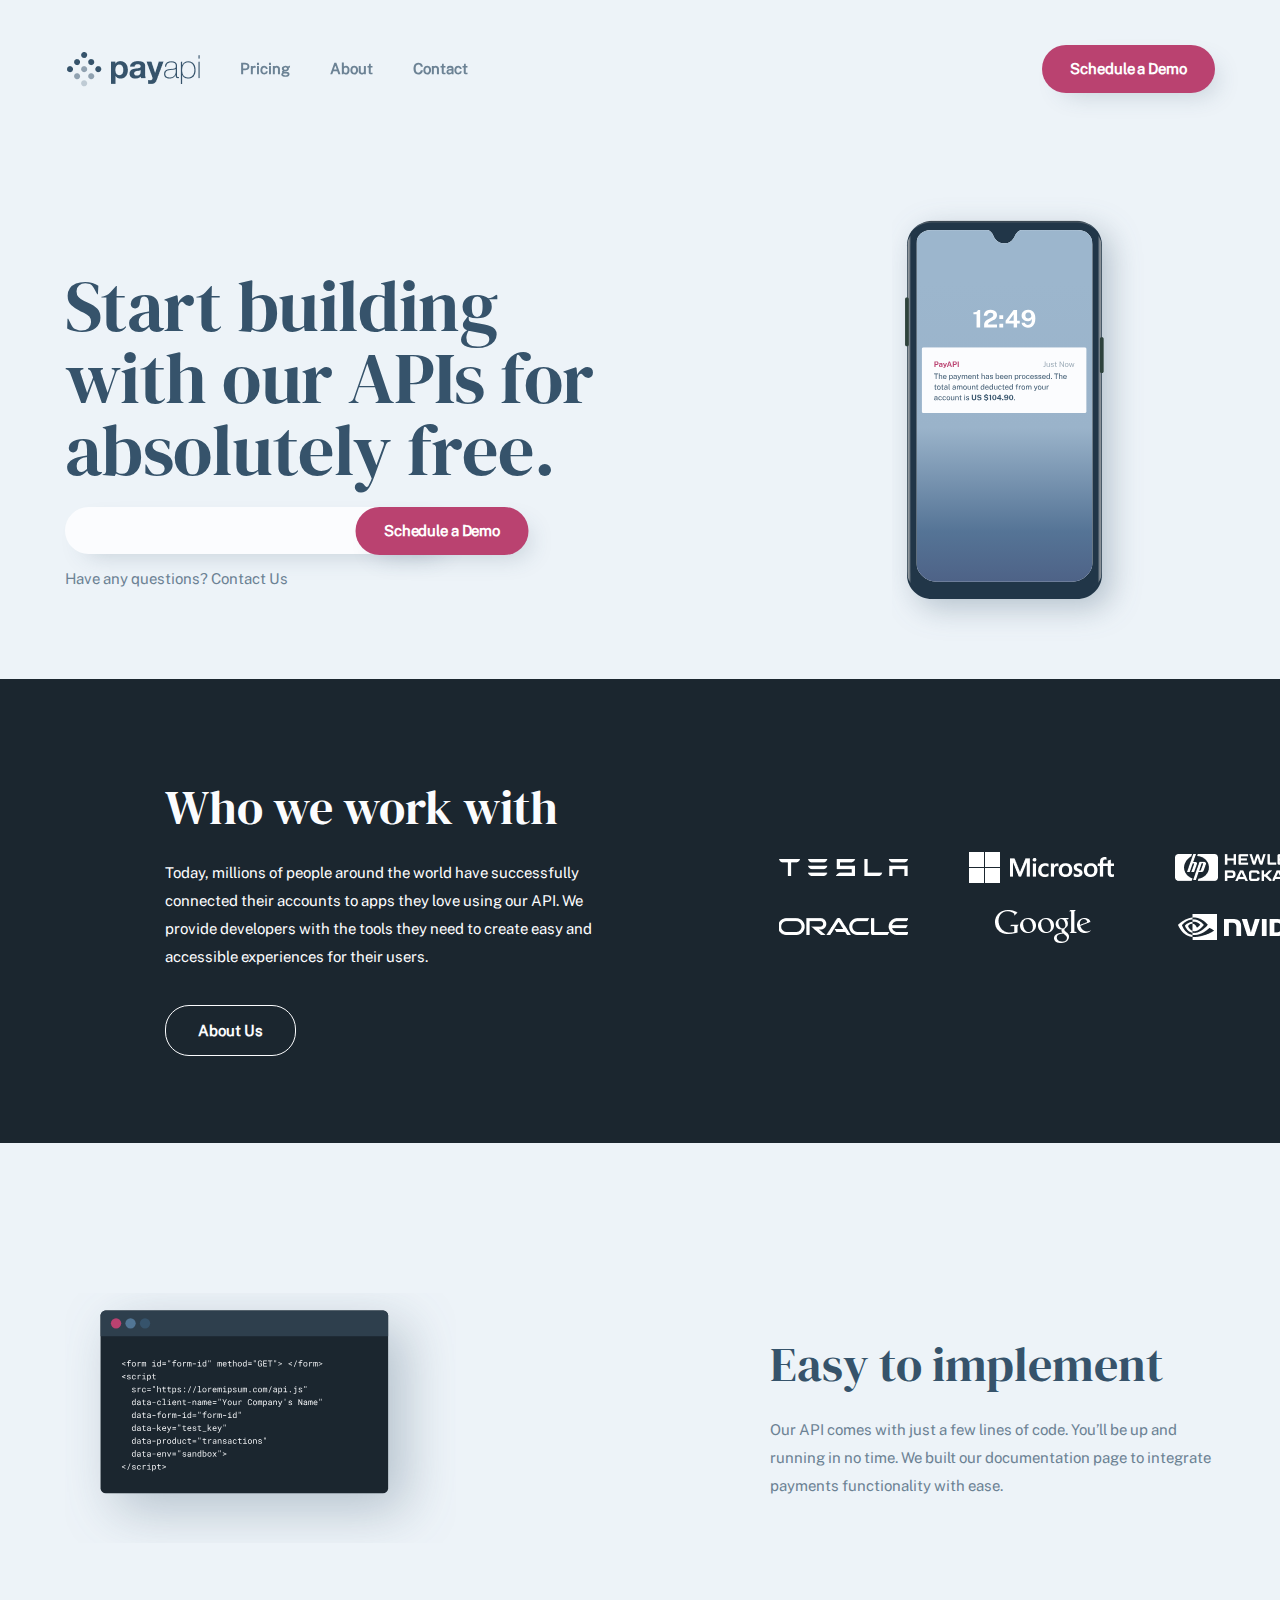
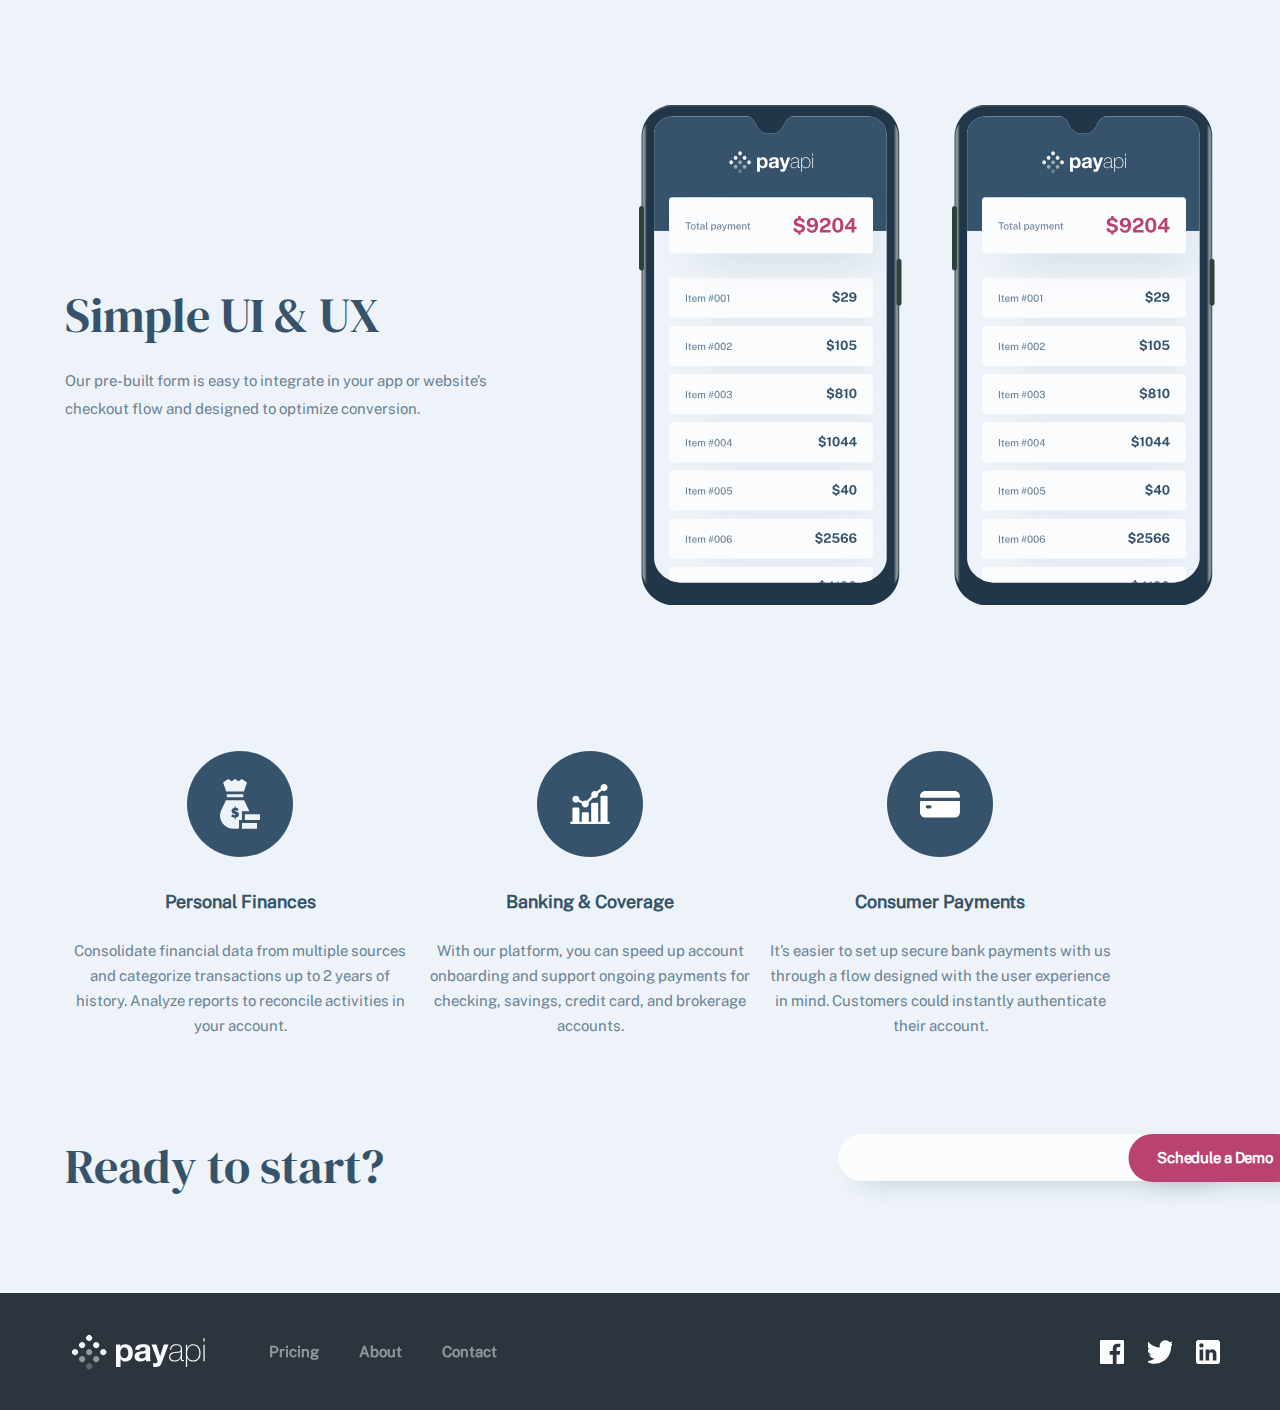
<file: index.html>
<!DOCTYPE html>
<html lang="en">
<head>
    <meta charset="UTF-8">
    <meta http-equiv="X-UA-Compatible" content="IE=edge">
    <meta name="viewport" content="width=device-width, initial-scale=1.0">
    <link rel="stylesheet" href="./css/main.min.css">
    <title>Document</title>
</head>
<body>
    
    <!-- Header -->
    
    <header class="header header--active">
        <div class="container">
            <a class="header__logo" href="index.html">
                <img 
                src="./images/Group 21.png" 
                alt="Payapi logo"
                width="135"
                height="38">
            </a>
            
            <!-- Nav -->
            
            <nav class="nav">
                <ul class="nav__list">
                    <li class="nav__item">
                        
                        <a class="nav__link" href="pricing.html">Pricing</a>
                        
                    </li>
                    
                    <li class="nav__item">
                        
                        <a class="nav__link" href="#">About</a>
                        
                    </li>
                    
                    <li class="nav__item nav__item--active">
                        
                        <a class="nav__link" href="#">Contact</a>
                        
                    </li>
                    
                </ul>
                
            </nav>
            
            <!-- Button -->
            
            <button class="button" type="submit">Schedule a Demo</button>
            
            <button class="header__menu-button" type="button">
                &#9776;
            </button>
            
        </div>
        
    </header>
    
    <!-- Main   -->
    
    <main class="main">
        
        <!-- Hero -->
        
        <section class="hero">
            <div class="container">
                <div class="hero__left">
                    <h1 class="hero__heading">
                        Start building with our APIs for absolutely free.
                    </h1>
                    
                    <form action="" class="hero__form">
                        <label for="" class="hero__label">
                            <input type="email" class="hero__input">
                            <button class="hero__button" type="submit">Schedule a Demo</button>
                        </label>
                    </form>
                    
                    <p class="hero__paragraph">Have any questions? Contact Us</p>
                </div>
                
                <img class="hero__image" 
                src="./images/Group 30.svg" 
                alt="Picture of phone" 
                width="263"
                height="500">
                
            </div>
            
        </section>
        
        <!-- Work  -->
        
        <section class="work">
            <div class="container">
                <div class="work__left">
                    <h2 class="work__heading">
                        Who we work with
                    </h2>
                    <p class="work__paragraph">
                        Today, millions of people around the world have successfully connected their accounts to apps they love using our API. We provide developers with the tools they need to create easy and accessible experiences for their users. 
                    </p>
                    
                    <a class="work__link" href="" >About Us</a>
                </div>
                
                <div class="work__right">
                    <img class="work__right__image" 
                    src="./images/Combined Shape (4).png" 
                    alt="Tesla" 
                    width="129"
                    height="17">
                    
                    <img class="work__right__image" 
                    src="./images/Combined Shape 3.png" 
                    alt="Microsoft" 
                    width="145"
                    height="31">
                    
                    <img class="work__right__image work__right__image--active" 
                    src="./images/Combined Shape 5.png" 
                    alt="Hewlett Packard" 
                    width="140"
                    height="27">
                    
                    <img class="work__right__image" 
                    src="./images/Shape (3).png" 
                    alt="Oracle" 
                    width="129"
                    height="17">
                    
                    <img class="work__right__image" 
                    src="./images/Combined Shape 4.png" 
                    alt="Google" 
                    width="96"
                    height="33">
                    
                    <img class="work__right__image  work__right__image--active" 
                    src="./images/Combined Shape 6.png" 
                    alt="Nvidia" 
                    width="137"
                    height="26">
                </div>
            </div>
        </section>
        
        <!--  Easy  -->
        
        <section class="easy">
            <div class="container">
                <img class="easy__picture" 
                src="./images/Group 14.svg" 
                alt="Rectangle" 
                width="391"
                height="250">
                
                <div class="easy__div">
                    <h2 class="easy__heading">
                        Easy to implement
                    </h2>
                    <p class="easy__paragraph">
                        Our API comes with just a few lines of code. You’ll be up and running in no time. We built our documentation page to integrate payments functionality with ease.
                    </p>
                    
                </div>
            </div>
        </section>
        
        <!-- Simple  -->
        
        <section class="simple">
            <div class="container">
                <div class="simple__info">
                    <h2 class="simple__info__heading">
                        Simple UI & UX
                    </h2>
                    <p class="simple__info__paragraph">
                        Our pre-built form is easy to integrate in your app or website’s checkout flow and designed to optimize conversion. 
                    </p>
                </div>
                
                <div class="simple__pictures">
                    <img class="simple__pictures__item" 
                    src="./images/Group 2 Copy 4.svg" 
                    alt="Mobile phone" 
                    width="263"
                    height="500">
                    
                    <img class="simple__pictures__item" 
                    src="./images/Group 2 Copy 4.svg" 
                    alt="Mobile phone" 
                    width="263"
                    height="500">
                </div>
                
            </div>
        </section>
        
        <!-- Benefits -->
        
        <section class="benefits">
            <div class="container">
                <h2 class="benefits__heading visually-hidden">
                    Benefits
                </h2>
                <div class="benefits__info">
                    
                    <img class="benefits__info__logo" 
                    src="./images/Group 17.svg" 
                    alt="Benefits logo" 
                    width="106"
                    height="106">
                    
                    <h3 class="benefits__info__title">
                        Personal Finances
                    </h3>
                    <p class="benefits__info__paragraph">
                        Consolidate financial data from multiple sources and categorize transactions up to 2 years of history. Analyze reports to reconcile activities in your account. 
                    </p>
                </div>
                
                <div class="benefits__info">
                    
                    <img class="benefits__info__logo" 
                    src="./images/Group 18.svg" 
                    alt="Benefits logo" 
                    width="106"
                    height="106">
                    
                    <h3 class="benefits__info__title">
                        Banking & Coverage
                    </h3>
                    <p class="benefits__info__paragraph">
                        With our platform, you can speed up account onboarding and support ongoing payments for checking, savings, credit card, and brokerage accounts.
                    </p>
                </div>
                
                <div class="benefits__info">
                    
                    <img class="benefits__info__logo" 
                    src="./images/Group 19.svg" 
                    alt="Benefits logo" 
                    width="106"
                    height="106">
                    
                    <h3 class="benefits__info__title">
                        Consumer Payments
                    </h3>
                    <p class="benefits__info__paragraph">
                        It’s easier to set up secure bank payments with us through a flow designed with the user experience in mind. Customers could instantly authenticate their account.
                    </p>
                </div>
            </div>
        </section>
        
        <!-- Ready -->
        <section class="ready">
            <div class="container">
                <h2 class="ready__heading">
                    Ready to start?
                </h2>
                
                <form class="ready__form">
                    <label class="ready__label">
                        <input type="email" class="ready__input">
                        <button class="ready__button" type="submit">Schedule a Demo</button>
                    </label>
                </form>
            </div>
        </section>        
    </main>
    
    <!-- Footer -->
    
    <footer class="footer">
        <div class="container">
            <a class="footer__logo" href="index.html">
                <img 
                src="./images/Group 21.svg" 
                alt="Payapi logo"
                width="135"
                height="38">
            </a>
            
            <!-- Nav -->
            
            <nav class="nav">
                <ul class="nav__list">
                    <li class="nav__item">
                        
                        <a class="nav__link" href="#">Pricing</a>
                        
                    </li>
                    
                    <li class="nav__item">
                        
                        <a class="nav__link" href="#">About</a>
                        
                    </li>
                    
                    <li class="nav__item nav__item--active">
                        
                        <a class="nav__link" href="#">Contact</a>
                        
                    </li>
                    
                </ul>

            </nav>
            
            <!--  Socials  -->
            
            <ul class="socials">
                <li class="socials__item">
                    <a href="#" class="socials__link">
                        <img 
                        src="./images/Path.svg" 
                        alt="social media icon"
                        width="24"
                        height="24">
                    </a>
                    
                </li>
                
                <li class="socials__item">
                    <a href="#" class="socials__link">
                        <img 
                        src="./images/Path (1).svg" 
                        alt="social media icon"
                        width="24"
                        height="24">
                    </a>
                    
                </li>
                
                <li class="socials__item">
                    <a href="#" class="socials__link">
                        <img 
                        src="./images/Shape.svg" 
                        alt="social media icon"
                        width="24"
                        height="24">
                    </a>
                    
                </li>
                
            </ul>
            
        </div>
        
    </footer>
    
</body>
</html>
</file>
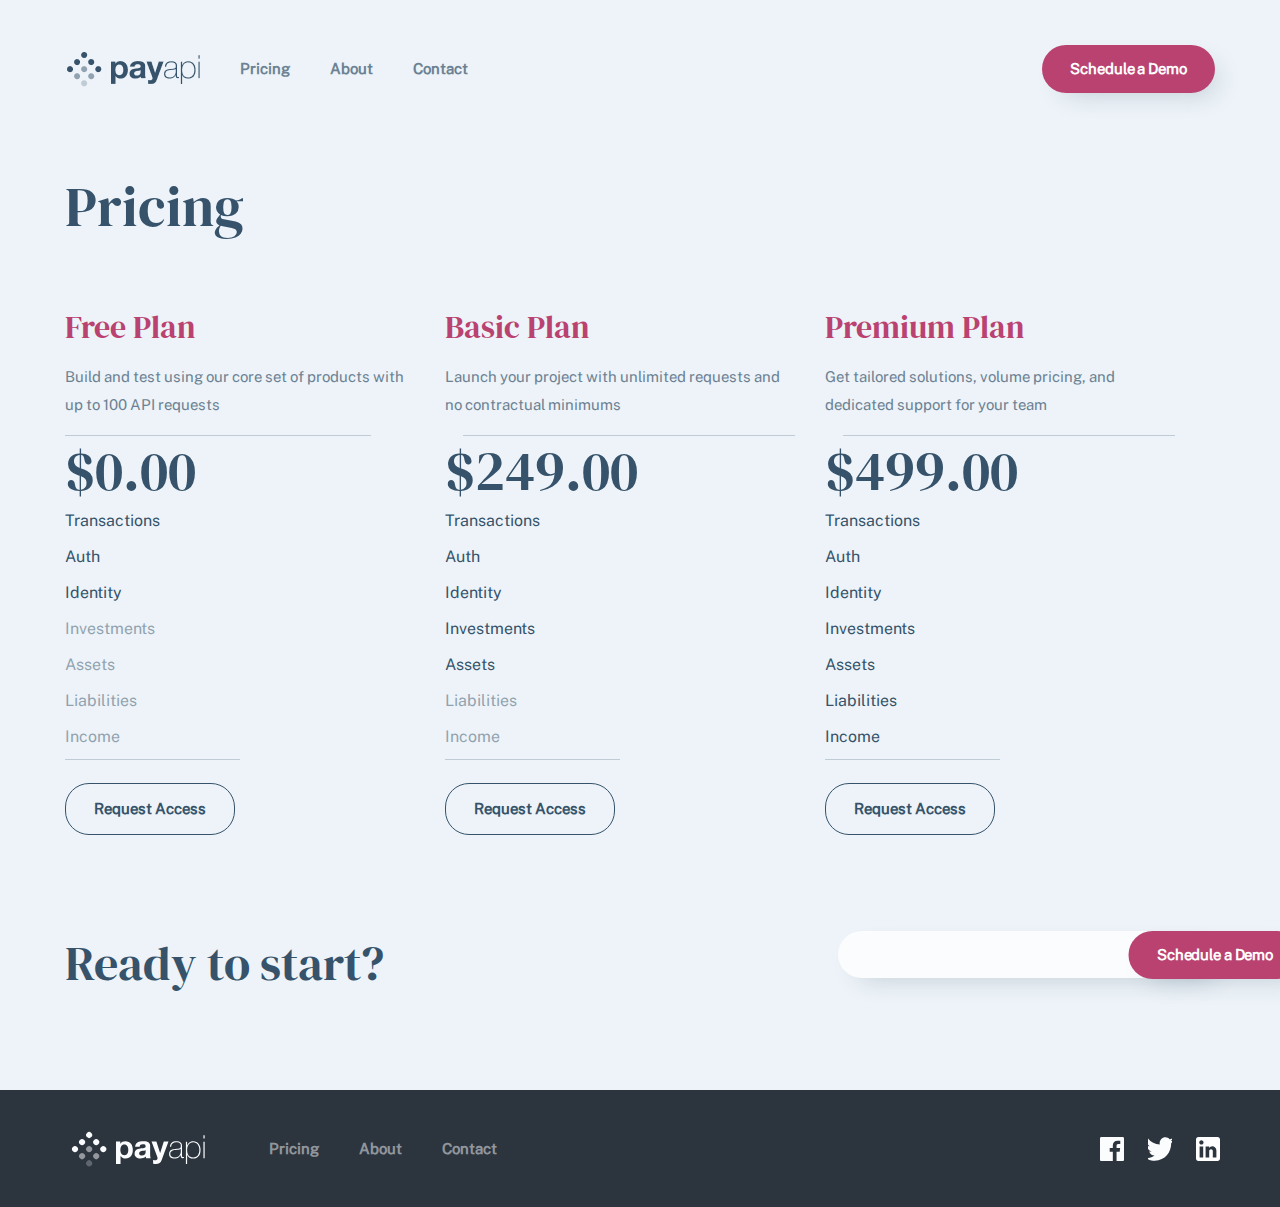
<file: pricing.html>
<!DOCTYPE html>
<html lang="en">
<head>
    <meta charset="UTF-8">
    <meta http-equiv="X-UA-Compatible" content="IE=edge">
    <meta name="viewport" content="width=device-width, initial-scale=1.0">
    <link rel="stylesheet" href="./css/main.min.css">
    <title>Document</title>
</head>
<body>
    
    <!-- Header -->
    
    <header class="header header--active">
        <div class="container">
            <a class="header__logo" href="index.html">
                <img 
                src="./images/Group 21.png" 
                alt="Payapi logo"
                width="135"
                height="38">
            </a>
            
            <!-- Nav -->
            
            <nav class="nav">
                <ul class="nav__list">
                    <li class="nav__item">
                        
                        <a class="nav__link" href="pricing.html">Pricing</a>
                        
                    </li>
                    
                    <li class="nav__item">
                        
                        <a class="nav__link" href="#">About</a>
                        
                    </li>
                    
                    <li class="nav__item nav__item--active">
                        
                        <a class="nav__link" href="#">Contact</a>
                        
                    </li>
                    
                </ul>
                
            </nav>
            
            <!-- Button -->
            
            <button class="button" type="submit">Schedule a Demo</button>
            
            <button class="header__menu-button" type="button">
                &#9776;
            </button>
            
        </div>
        
    </header>
    
    <!-- Main -->
    
    <main class="main">
        
        <!-- Price -->
        
        <section class="price">
            <div class="container">
                <h1 class="price__heading">
                    Pricing
                </h1>
                
                <div class="pricing">
                    <div class="pricing__plan">
                        <h2 class="pricing__plan__heading">
                            Free Plan
                        </h2>
                        
                        <p class="pricing__plan__paragraph">
                            Build and test using our core set of products with up to 100 API requests 
                        </p>
                        
                        <span class="pricing__plan__cost">$0.00</span>

                        <span class="pricing__plan__line"></span>
                        
                        <ul class="pricing__plan__list">
                            <li class="pricing__plan__item ">Transactions</li>
                            <li class="pricing__plan__item ">Auth</li>
                            <li class="pricing__plan__item ">Identity</li>
                            <li class="pricing__plan__item pricing__plan__item--active">Investments</li>
                            <li class="pricing__plan__item pricing__plan__item--active">Assets</li>
                            <li class="pricing__plan__item pricing__plan__item--active">Liabilities</li>
                            <li class="pricing__plan__item pricing__plan__item--active">Income</li>
                        </ul>
                        
                        <span class="pricing__plan__line"></span>
                        
                        <a class="pricing__plan__link" href="#">Request Access</a>
                        
                        
                    </div>
                    
                    
                    <div class="pricing__plan">
                        <h2 class="pricing__plan__heading">
                            Basic Plan
                        </h2>
                        
                        <p class="pricing__plan__paragraph">
                            Launch your project with unlimited requests and no contractual minimums 
                        </p>
                        
                        <span class="pricing__plan__cost">$249.00</span>
                        <span class="pricing__plan__line"></span>
                        
                        <ul class="pricing__plan__list">
                            <li class="pricing__plan__item ">Transactions</li>
                            <li class="pricing__plan__item ">Auth</li>
                            <li class="pricing__plan__item ">Identity</li>
                            <li class="pricing__plan__item ">Investments</li>
                            <li class="pricing__plan__item ">Assets</li>
                            <li class="pricing__plan__item pricing__plan__item--active">Liabilities</li>
                            <li class="pricing__plan__item pricing__plan__item--active">Income</li>
                        </ul>
                        
                        <span class="pricing__plan__line"></span>
                        
                        <a class="pricing__plan__link" href="#">Request Access</a>
                        
                        
                    </div>
                    
                    
                    <div class="pricing__plan">
                        <h2 class="pricing__plan__heading">
                            Premium Plan
                        </h2>
                        
                        <p class="pricing__plan__paragraph">
                            Get tailored solutions, volume pricing, and dedicated support for your team 
                        </p>
                        
                        <span class="pricing__plan__cost">$499.00</span>
                        <span class="pricing__plan__line"></span>
                        
                        <ul class="pricing__plan__list">
                            <li class="pricing__plan__item">Transactions</li>
                            <li class="pricing__plan__item">Auth</li>
                            <li class="pricing__plan__item">Identity</li>
                            <li class="pricing__plan__item">Investments</li>
                            <li class="pricing__plan__item">Assets</li>
                            <li class="pricing__plan__item">Liabilities</li>
                            <li class="pricing__plan__item">Income</li>
                        </ul>
                        
                        <span class="pricing__plan__line"></span>
                        
                        <a class="pricing__plan__link" href="#">Request Access</a>
                        
                    </div>

                </div>

            </div>    

        </section>

        <!-- Ready-pricing -->

        <section class="ready-pricing">
            <div class="container">
                <h2 class="ready-pricing__heading">
                    Ready to start?
                </h2>
                
                <form class="ready-pricing__form">
                    <label class="ready-pricing__label">
                        <input type="email" class="ready-pricing__input">
                        <button class="ready-pricing__button" type="submit">Schedule a Demo</button>
                    </label>
                </form>

            </div>

        </section>        

    </main>

    <!-- Footer -->
    
    <footer class="footer">
        <div class="container">
            <a class="footer__logo" href="index.html">
                <img 
                src="./images/Group 21.svg" 
                alt="Payapi logo"
                width="135"
                height="38">
            </a>
            
            <!-- Nav -->
            
            <nav class="nav">
                <ul class="nav__list">
                    <li class="nav__item">
                        
                        <a class="nav__link" href="#">Pricing</a>
                        
                    </li>
                    
                    <li class="nav__item">
                        
                        <a class="nav__link" href="#">About</a>
                        
                    </li>
                    
                    <li class="nav__item nav__item--active">
                        
                        <a class="nav__link" href="#">Contact</a>
                        
                    </li>
                    
                </ul>

            </nav>
            
            <!--  Socials  -->
            
            <ul class="socials">
                <li class="socials__item">
                    <a href="#" class="socials__link">
                        <img 
                        src="./images/Path.svg" 
                        alt="social media icon"
                        width="24"
                        height="24">
                    </a>
                    
                </li>
                
                <li class="socials__item">
                    <a href="#" class="socials__link">
                        <img 
                        src="./images/Path (1).svg" 
                        alt="social media icon"
                        width="24"
                        height="24">
                    </a>
                    
                </li>
                
                <li class="socials__item">
                    <a href="#" class="socials__link">
                        <img 
                        src="./images/Shape.svg" 
                        alt="social media icon"
                        width="24"
                        height="24">
                    </a>
                    
                </li>
                
            </ul>
            
        </div>
        
    </footer>

</body>
</html>
</file>
<file: css/main.min.css>
@font-face{font-family:'Public Sans';font-style:normal;font-weight:400;src:local(""),url("../fonts/public-sans-v7-latin-regular.woff2") format("woff2"),url("../fonts/public-sans-v7-latin-regular.woff") format("woff")}@font-face{font-family:'DM Serif Display';font-style:normal;font-weight:400;src:local(""),url("../fonts/dm-serif-display-v5-latin-regular.woff2") format("woff2"),url("../fonts/dm-serif-display-v5-latin-regular.woff") format("woff")}/*! normalize.css v8.0.1 | MIT License | github.com/necolas/normalize.css */html{line-height:1.15;-webkit-text-size-adjust:100%}body{margin:0}main{display:block}h1{font-size:2em;margin:0.67em 0}hr{-webkit-box-sizing:content-box;box-sizing:content-box;height:0;overflow:visible}pre{font-family:monospace, monospace;font-size:1em}a{background-color:transparent}abbr[title]{border-bottom:none;text-decoration:underline;-webkit-text-decoration:underline dotted;text-decoration:underline dotted}b,strong{font-weight:bolder}code,kbd,samp{font-family:monospace, monospace;font-size:1em}small{font-size:80%}sub,sup{font-size:75%;line-height:0;position:relative;vertical-align:baseline}sub{bottom:-0.25em}sup{top:-0.5em}img{border-style:none}button,input,optgroup,select,textarea{font-family:inherit;font-size:100%;line-height:1.15;margin:0}button,input{overflow:visible}button,select{text-transform:none}button,[type="button"],[type="reset"],[type="submit"]{-webkit-appearance:button}button::-moz-focus-inner,[type="button"]::-moz-focus-inner,[type="reset"]::-moz-focus-inner,[type="submit"]::-moz-focus-inner{border-style:none;padding:0}button:-moz-focusring,[type="button"]:-moz-focusring,[type="reset"]:-moz-focusring,[type="submit"]:-moz-focusring{outline:1px dotted ButtonText}fieldset{padding:0.35em 0.75em 0.625em}legend{-webkit-box-sizing:border-box;box-sizing:border-box;color:inherit;display:table;max-width:100%;padding:0;white-space:normal}progress{vertical-align:baseline}textarea{overflow:auto}[type="checkbox"],[type="radio"]{-webkit-box-sizing:border-box;box-sizing:border-box;padding:0}[type="number"]::-webkit-inner-spin-button,[type="number"]::-webkit-outer-spin-button{height:auto}[type="search"]{-webkit-appearance:textfield;outline-offset:-2px}[type="search"]::-webkit-search-decoration{-webkit-appearance:none}::-webkit-file-upload-button{-webkit-appearance:button;font:inherit}details{display:block}summary{display:list-item}template{display:none}[hidden]{display:none}html{height:100%;-webkit-box-sizing:border-box;box-sizing:border-box}* *::before,*::after{-webkit-box-sizing:inherit;box-sizing:inherit;scroll-behavior:smooth}.visually-hidden{position:absolute;width:1px;height:1px;margin:-1px;padding:0;border:0;clip:rect(0 0 0 0);overflow:hidden}body{height:100%;display:-webkit-box;display:-ms-flexbox;display:flex;-webkit-box-orient:vertical;-webkit-box-direction:normal;-ms-flex-direction:column;flex-direction:column;font-family:Arial, "sans-serif";font-size:16px;line-height:1.5;margin:0;padding:0;background:#EDF3F8}.container{max-width:1150px;width:100%;padding:0 20px;margin:0 auto}img{-o-object-fit:cover;object-fit:cover;vertical-align:middle}.site__content{-webkit-box-flex:1;-ms-flex-positive:1;flex-grow:1}.container{max-width:1150px;width:100%;padding:0 20px;margin:0 auto}.header .container{display:-webkit-box;display:-ms-flexbox;display:flex;padding-top:45px;margin-bottom:86px;vertical-align:middle;-webkit-box-align:center;-ms-flex-align:center;align-items:center}.header__menu-button{color:#36536B;font-size:20px;font-weight:bold;background-color:transparent;border:none;cursor:pointer;display:none}@media only screen and (max-width: 768px){.header__menu-button{display:block;margin-left:auto}.button{display:none}.nav{display:none}}.nav__list{font-family:'Public Sans', sans-serif;font-style:normal;font-weight:bold;font-size:15px;line-height:18px;color:#36536B;mix-blend-mode:normal;opacity:0.7;display:-webkit-box;display:-ms-flexbox;display:flex;list-style-type:none;margin:0}.nav__link{text-decoration:none;color:#36536B}.nav__item+.nav__item{margin-left:40px}.button{font-family:'Public Sans', sans-serif;font-style:normal;font-weight:bold;font-size:15px;line-height:18px;letter-spacing:-0.115385px;color:#FBFCFE;max-width:173px;width:100%;padding:15px 26px;border:none;margin-left:auto;color:white;background:#BA4270;-webkit-box-shadow:10px 10px 25px -10px rgba(54,83,107,0.25);box-shadow:10px 10px 25px -10px rgba(54,83,107,0.25);border-radius:24px;cursor:pointer}.button:active{background-color:#DA6D97}.hero .container{display:-webkit-box;display:-ms-flexbox;display:flex;vertical-align:middle;-webkit-box-align:center;-ms-flex-align:center;align-items:center}.hero__heading{font-family:'DM Serif Display', serif;font-style:normal;font-weight:normal;font-size:72px;line-height:72px;letter-spacing:-0.553846px;color:#36536B;max-width:546px;width:100%;margin:0;margin-bottom:21px}.hero__label{display:inline-block;max-width:445px}.hero__input{position:relative;display:inline-block;max-width:445px;margin-bottom:16px;padding:14.5px;padding-left:10px;padding-right:160px;background:#FBFCFE;border:none;-webkit-box-shadow:10px 10px 25px -10px rgba(54,83,107,0.25);box-shadow:10px 10px 25px -10px rgba(54,83,107,0.25);border-radius:24px;cursor:pointer}.hero__button{position:absolute;-webkit-transform:translateX(-50%);transform:translateX(-50%);font-family:'Public Sans', sans-serif;font-style:normal;font-weight:bold;font-size:15px;line-height:18px;letter-spacing:-0.115385px;color:#FBFCFE;max-width:173px;width:100%;padding:15px 26px;border:none;margin-left:auto;color:white;background:#BA4270;-webkit-box-shadow:10px 10px 25px -10px rgba(54,83,107,0.25);box-shadow:10px 10px 25px -10px rgba(54,83,107,0.25);border-radius:24px;cursor:pointer}.hero__button:active{background-color:#DA6D97}.hero__paragraph{font-family:'Public Sans', sans-serif;font-style:normal;font-weight:normal;font-size:15px;line-height:18px;color:#6C8294;margin:0}.hero__image{margin-left:281px}@media only screen and (max-width: 1015px){.hero__heading{font-size:69px;line-height:69px;max-width:516px;width:100%}}@media only screen and (max-width: 981px){.hero__heading{font-size:66px;line-height:66px;max-width:496px;width:100%}.hero__image{margin-left:261px}}@media only screen and (max-width: 981px){.hero__heading{font-size:63px;line-height:63px;max-width:476px;width:100%}.hero__image{margin-left:241px}}@media only screen and (max-width: 981px){.hero__heading{font-size:60px;line-height:60px;max-width:456px;width:100%}.hero__image{margin-left:221px}}@media only screen and (max-width: 981px){.hero__heading{font-size:55px;line-height:55px;max-width:436px;width:100%}.hero__image{margin-left:201px}}@media only screen and (max-width: 768px){.hero .container{display:-webkit-box;display:-ms-flexbox;display:flex;-webkit-box-orient:vertical;-webkit-box-direction:normal;-ms-flex-direction:column;flex-direction:column;-webkit-box-align:center;-ms-flex-align:center;align-items:center;text-align:center}.hero__heading{max-width:573px;width:100%;padding:0 10px}.hero__image{max-width:159px;width:100%;height:300px;margin:0}.hero__button{-webkit-transform:translateX(-60%);transform:translateX(-60%)}.hero__input{-webkit-transform:translateX(-10%);transform:translateX(-10%)}}@media only screen and (max-width: 420px){.hero__input{max-width:100px;width:100%}}.work .container{display:-webkit-box;display:-ms-flexbox;display:flex;-webkit-box-pack:justify;-ms-flex-pack:justify;justify-content:space-between;-webkit-box-align:center;-ms-flex-align:center;align-items:center;margin-bottom:150px;padding:100px 165px;background-color:#1B262F}.work__heading{font-family:'DM Serif Display', serif;font-style:normal;font-weight:normal;font-size:48px;line-height:56px;max-width:445px;width:100%;margin:0;margin-bottom:24px;color:#FBFCFE}.work__paragraph{font-family:'Public Sans', sans-serif;font-style:normal;font-weight:normal;font-size:15px;line-height:28px;max-width:445px;width:100%;margin:0;margin-bottom:48px;color:#FBFCFE}.work__link{font-family:'Public Sans', sans-serif;font-style:normal;font-weight:bold;font-size:15px;line-height:18px;text-align:center;padding:16px 32px;border:1px solid #FBFCFE;border-radius:24px;color:#FBFCFE;text-decoration:none}.work__link:active{background-color:#fff;color:#1B262F}.work__right{display:-webkit-box;display:-ms-flexbox;display:flex;-ms-flex-wrap:wrap;flex-wrap:wrap;-webkit-box-pack:justify;-ms-flex-pack:justify;justify-content:space-between;max-width:536px;width:100%;-webkit-box-align:center;-ms-flex-align:center;align-items:center;text-align:center;margin:0;padding:0}.work__right__image{margin-bottom:27px}@media only screen and (max-width: 1005px){.work .container{display:-webkit-box;display:-ms-flexbox;display:flex;-webkit-box-orient:vertical;-webkit-box-direction:normal;-ms-flex-direction:column;flex-direction:column}.work__right{margin-left:5px}}@media only screen and (max-width: 1004px){.work .container{-webkit-box-align:center;-ms-flex-align:center;align-items:center;text-align:center}.work .container{margin-top:50px;padding:50px 10px}.work__right{margin:5px;margin-top:35px}}@media only screen and (max-width: 460px){.work__right{max-width:280px;width:100%}.work__heading{font-size:32px;line-height:36px}}.easy .container{display:-webkit-box;display:-ms-flexbox;display:flex;-webkit-box-align:center;-ms-flex-align:center;align-items:center;margin-bottom:162px}.easy__picture{margin-right:auto}.easy__heading{font-family:'DM Serif Display', serif;font-style:normal;font-weight:normal;font-size:48px;line-height:56px;margin:0;margin-bottom:24px;color:#36536B}.easy__paragraph{font-family:'Public Sans', sans-serif;font-style:normal;font-weight:normal;font-size:15px;line-height:28px;max-width:445px;width:100%;margin:0;color:#6C8294}@media only screen and (max-width: 768px){.easy .container{display:-webkit-box;display:-ms-flexbox;display:flex;-webkit-box-orient:vertical;-webkit-box-direction:normal;-ms-flex-direction:column;flex-direction:column;-webkit-box-align:center;-ms-flex-align:center;align-items:center;text-align:center}.easy__picture{margin:0 auto}}@media only screen and (max-width: 375px){.easy__paragraph{max-width:328px;width:100%}}.simple .container{display:-webkit-box;display:-ms-flexbox;display:flex;vertical-align:middle;-webkit-box-align:center;-ms-flex-align:center;align-items:center;margin-bottom:146px}.simple__info{margin-right:95px}.simple__pictures{display:-webkit-box;display:-ms-flexbox;display:flex}.simple__pictures__item+.simple__pictures__item{margin-left:50px}.simple__info__heading{font-family:'DM Serif Display', serif;font-style:normal;font-weight:normal;font-size:48px;line-height:56px;margin:0;margin-bottom:24px;color:#36536B}.simple__info__paragraph{font-family:'Public Sans', sans-serif;font-style:normal;font-weight:normal;font-size:15px;line-height:28px;margin:0;color:#6C8294}@media only screen and (max-width: 768px){.simple .container{display:-webkit-box;display:-ms-flexbox;display:flex;-webkit-box-orient:vertical;-webkit-box-direction:normal;-ms-flex-direction:column;flex-direction:column}.simple__info{-webkit-box-align:center;-ms-flex-align:center;align-items:center;text-align:center;margin:0}.simple__info__paragraph{margin-bottom:30px}}@media only screen and (max-width: 768px){.simple__info__heading{font-size:36px;line-height:36px}.simple__info__paragraph{max-width:328px;width:100%}.simple__pictures__item{max-width:135px;width:100%;height:260px}}.benefits .container{display:-webkit-box;display:-ms-flexbox;display:flex;margin-bottom:96px}.benefits__info{-webkit-box-align:center;-ms-flex-align:center;align-items:center;text-align:center}.benefits__info__logo{margin-bottom:32px}.benefits__info__title{font-family:'Public Sans', sans-serif;font-style:normal;font-weight:bold;font-size:18px;line-height:25px;color:#36536B;margin:0;margin-bottom:24px}.benefits__info__paragraph{font-family:Public Sans;font-style:normal;font-weight:normal;font-size:15px;line-height:25px;color:#6C8294;max-width:350px;width:100%;margin:0}@media only screen and (max-width: 510px){.benefits .container{display:-webkit-box;display:-ms-flexbox;display:flex;-webkit-box-orient:vertical;-webkit-box-direction:normal;-ms-flex-direction:column;flex-direction:column}.benefits__info__paragraph{max-width:328px;width:100%;text-align:center;margin:0 auto;margin-bottom:48px}}.ready .container{margin-bottom:96px;display:-webkit-box;display:-ms-flexbox;display:flex;-webkit-box-align:center;-ms-flex-align:center;align-items:center;-webkit-box-pack:justify;-ms-flex-pack:justify;justify-content:space-between}.ready__heading{font-family:'DM Serif Display', serif;font-style:normal;font-weight:normal;font-size:48px;line-height:56px;margin:0;margin-right:20px;color:#36536B}.ready__label{display:inline-block;max-width:445px}.ready__input{position:relative;display:inline-block;max-width:445px;margin-bottom:16px;padding:14.5px;padding-left:10px;padding-right:160px;background:#FBFCFE;border:none;-webkit-box-shadow:10px 10px 25px -10px rgba(54,83,107,0.25);box-shadow:10px 10px 25px -10px rgba(54,83,107,0.25);border-radius:24px;cursor:pointer}.ready__button{position:absolute;-webkit-transform:translateX(-50%);transform:translateX(-50%);font-family:'Public Sans', sans-serif;font-style:normal;font-weight:bold;font-size:15px;line-height:18px;letter-spacing:-0.115385px;color:#FBFCFE;max-width:173px;width:100%;padding:15px 26px;border:none;margin-left:auto;color:white;background:#BA4270;-webkit-box-shadow:10px 10px 25px -10px rgba(54,83,107,0.25);box-shadow:10px 10px 25px -10px rgba(54,83,107,0.25);border-radius:24px;cursor:pointer}.ready__button:active{background-color:#DA6D97}@media only screen and (max-width: 768px){.ready .container{display:-webkit-box;display:-ms-flexbox;display:flex;-webkit-box-orient:vertical;-webkit-box-direction:normal;-ms-flex-direction:column;flex-direction:column}.ready__heading{margin-bottom:40px}.ready__input{max-width:100px;-webkit-transform:translateX(-70px);transform:translateX(-70px)}.ready__button{-webkit-transform:translateX(-70%);transform:translateX(-70%)}}@media only screen and (max-width: 390px){.ready__heading{margin:0;margin-bottom:40px}.ready__input{max-width:60px;-webkit-transform:translateX(-70px);transform:translateX(-70px)}.ready__button{-webkit-transform:translateX(-70%);transform:translateX(-70%)}}@media only screen and (max-width: 340px){.ready__input{max-width:40px;-webkit-transform:translateX(-70px);transform:translateX(-70px)}.ready__button{-webkit-transform:translateX(-70%);transform:translateX(-70%)}}.footer .container{display:-webkit-box;display:-ms-flexbox;display:flex;vertical-align:middle;-webkit-box-align:center;-ms-flex-align:center;align-items:center;padding:30px 70px;color:white;background-color:#2C343E}.footer .nav{margin-left:64px}.footer .nav__list{padding:0}.footer .nav__link{color:#FBFCFE;font-family:'Public Sans', sans-serif;font-style:normal;font-weight:bold;font-size:15px;line-height:18px;color:#FBFCFE;mix-blend-mode:normal;opacity:0.7}.footer .nav__link:active{color:#FBFCFE}.socials{display:-webkit-box;display:-ms-flexbox;display:flex;margin-left:auto}.socials__item{list-style-type:none}.socials__item+.socials__item{margin-left:24px}.socials__link{text-decoration:none}@media only screen and (max-width: 375px){.footer .container{display:-webkit-box;display:-ms-flexbox;display:flex;-webkit-box-orient:vertical;-webkit-box-direction:normal;-ms-flex-direction:column;flex-direction:column}.footer__logo{margin-bottom:50px}.socials{margin:0 auto;padding:0}.socials__item{padding:0}}.price__heading{font-family:'DM Serif Display', serif;font-style:normal;font-weight:normal;font-size:56px;line-height:56px;margin:0;margin-bottom:72px;color:#36536B}.pricing{display:-webkit-box;display:-ms-flexbox;display:flex}.pricing__plan{position:relative;max-width:350px;width:100%;overflow:hidden}.pricing__plan+.pricing__plan{margin-left:30px}.pricing__plan__heading{font-family:'DM Serif Display', serif;font-style:normal;font-weight:normal;font-size:32px;line-height:40px;margin:0;margin-bottom:16px;color:#BA4270}.pricing__plan__paragraph{font-family:'Public Sans', sans-serif;font-style:normal;font-weight:normal;font-size:15px;line-height:28px;margin:0;margin-bottom:16px;color:#6C8294}.pricing__plan__cost{font-family:'DM Serif Display', serif;font-style:normal;font-weight:normal;font-size:56px;line-height:72px;margin:0;margin-bottom:32px;color:#36536B}.pricing__plan__line{position:absolute;max-width:800px;width:100%;height:1px;-webkit-transform:translateX(-50%);transform:translateX(-50%);background:#36536B;mix-blend-mode:normal;opacity:0.25}.pricing__plan__list{list-style-type:none;padding:0;margin:0}.pricing__plan__item{font-family:'Public Sans', sans-serif;font-style:normal;font-weight:normal;font-size:16px;line-height:28px;margin:0;margin-bottom:8px;padding:0;color:#36536B}.pricing__plan__item--active{font-family:'Public Sans', sans-serif;font-style:normal;font-weight:normal;font-size:16px;line-height:28px;margin:0;margin-bottom:8px;padding:0;color:#36536B;opacity:0.5}.pricing__plan__link{display:inline-block;font-family:'Public Sans', sans-serif;font-style:normal;font-weight:bold;font-size:15px;line-height:18px;margin-top:24px;margin-bottom:96px;padding:16px 28px;border:1px solid #36536B;border-radius:24px;color:#36536B;text-decoration:none}@media only screen and (max-width: 870px){.main{text-align:center}.pricing__plan{max-width:250px;width:100%}.price .container{text-align:center}.pricing{text-align:center}.pricing__plan__cost{font-size:48px}.pricing__plan__heading{font-size:24px}}@media only screen and (max-width: 680px){.pricing{display:-webkit-box;display:-ms-flexbox;display:flex;-webkit-box-orient:vertical;-webkit-box-direction:normal;-ms-flex-direction:column;flex-direction:column;-webkit-box-align:center;-ms-flex-align:center;align-items:center}.pricing__plan{max-width:327px;width:100%}.pricing__plan__heading{margin-bottom:80px}.pricing__plan__link{margin-bottom:48px}}.ready-pricing .container{margin-bottom:96px;display:-webkit-box;display:-ms-flexbox;display:flex;-webkit-box-align:center;-ms-flex-align:center;align-items:center;-webkit-box-pack:justify;-ms-flex-pack:justify;justify-content:space-between}.ready-pricing__heading{font-family:'DM Serif Display', serif;font-style:normal;font-weight:normal;font-size:48px;line-height:56px;margin:0;margin-right:20px;color:#36536B}.ready-pricing__label{display:inline-block;max-width:445px}.ready-pricing__input{position:relative;display:inline-block;max-width:445px;margin-bottom:16px;padding:14.5px;padding-left:10px;padding-right:160px;background:#FBFCFE;border:none;-webkit-box-shadow:10px 10px 25px -10px rgba(54,83,107,0.25);box-shadow:10px 10px 25px -10px rgba(54,83,107,0.25);border-radius:24px;cursor:pointer}.ready-pricing__button{position:absolute;-webkit-transform:translateX(-50%);transform:translateX(-50%);font-family:'Public Sans', sans-serif;font-style:normal;font-weight:bold;font-size:15px;line-height:18px;letter-spacing:-0.115385px;color:#FBFCFE;max-width:173px;width:100%;padding:15px 26px;border:none;margin-left:auto;color:white;background:#BA4270;-webkit-box-shadow:10px 10px 25px -10px rgba(54,83,107,0.25);box-shadow:10px 10px 25px -10px rgba(54,83,107,0.25);border-radius:24px;cursor:pointer}.ready-pricing__button:active{background-color:#DA6D97}@media only screen and (max-width: 870px){.ready-pricing .container{display:-webkit-box;display:-ms-flexbox;display:flex;-webkit-box-orient:vertical;-webkit-box-direction:normal;-ms-flex-direction:column;flex-direction:column;-webkit-box-align:center;-ms-flex-align:center;align-items:center;text-align:center}.ready-pricing__heading{margin-bottom:40px}}@media only screen and (max-width: 375px){.ready-pricing__input{display:block}.ready-pricing .container{position:relative}.ready-pricing__button{margin:0 auto}}
/*# sourceMappingURL=main.min.css.map */
</file>
